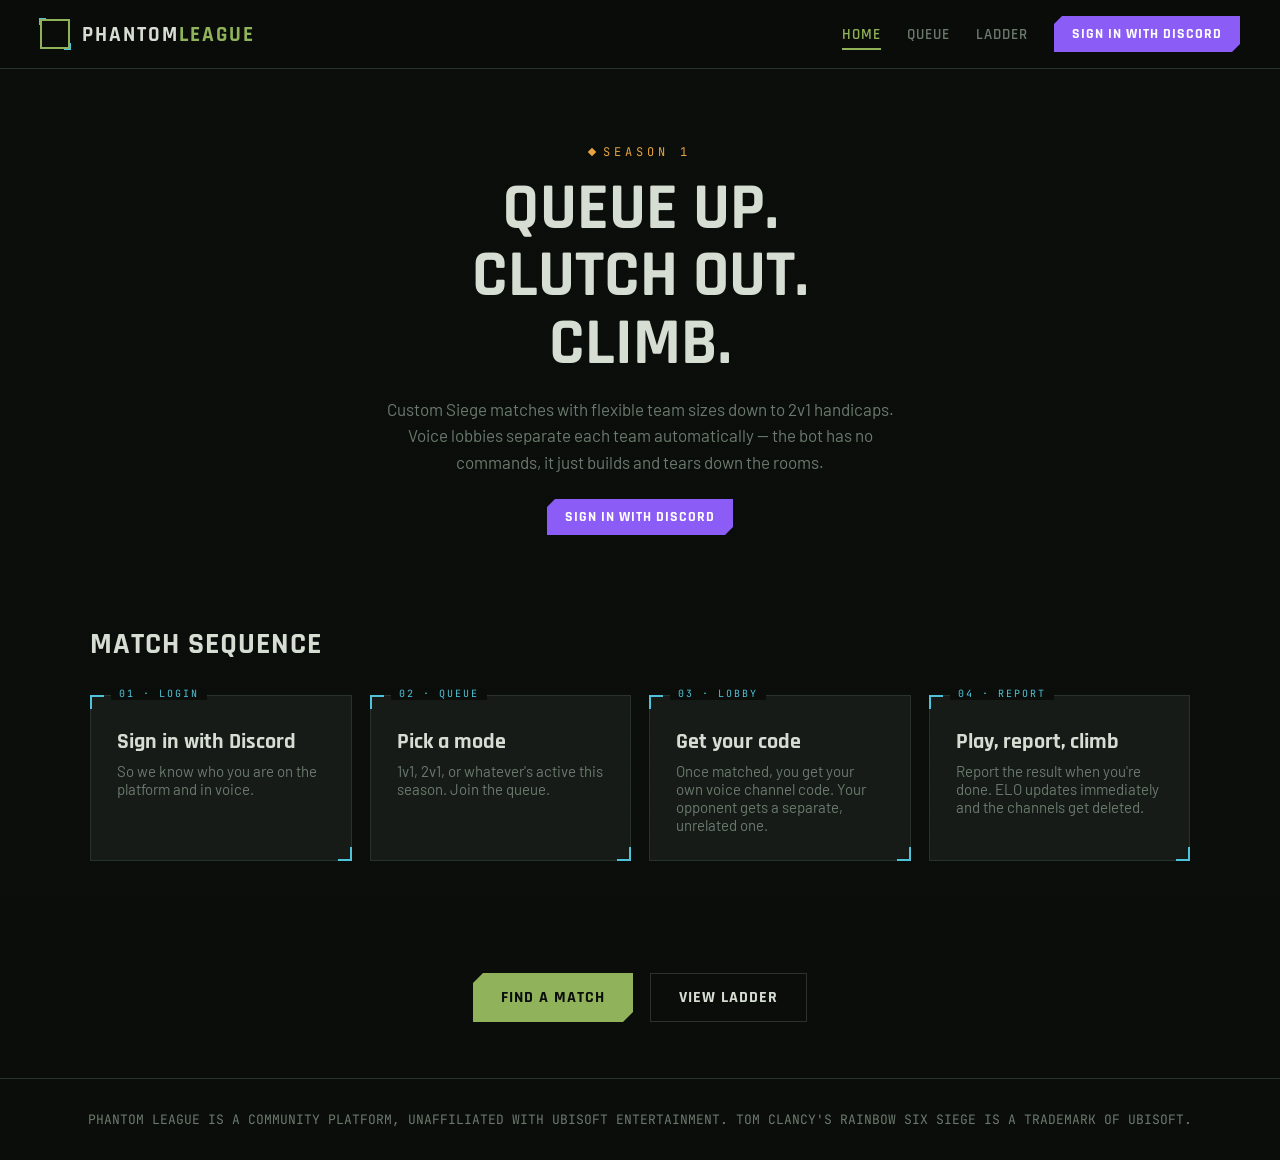
<file: index.html>
<!DOCTYPE html>
<html lang="en">
<head>
<meta charset="UTF-8">
<meta name="viewport" content="width=device-width, initial-scale=1.0">
<title>Phantom League — Competitive Siege</title>
<link rel="stylesheet" href="style.css">
</head>
<body>

<header>
  <a class="brand" href="index.html">
    <div class="brand-mark"></div>
    <div class="brand-name">PHANTOM<em>LEAGUE</em></div>
  </a>
  <button class="nav-toggle" id="navToggle">☰</button>
  <nav id="mainNav">
    <a href="index.html" class="active">Home</a>
    <a href="queue.html">Queue</a>
    <a href="ladder.html">Ladder</a>
    <button class="login-btn" id="loginBtn">Sign In with Discord</button>
  </nav>
</header>

<section class="page-title">
  <div class="eyebrow">Season 1</div>
  <h1>Queue up.<br>Clutch out.<br>Climb.</h1>
  <p>Custom Siege matches with flexible team sizes down to 2v1 handicaps. Voice lobbies separate each team automatically — the bot has no commands, it just builds and tears down the rooms.</p>
  <button class="login-btn standalone" id="heroSignIn" style="margin-top:24px;">Sign In with Discord</button>
</section>

<section class="section">
  <div class="section-head"><h2>Match Sequence</h2></div>
  <div style="display:grid;grid-template-columns:repeat(auto-fit,minmax(220px,1fr));gap:18px;">
    <div class="hud-frame"><div class="hud-label">01 · LOGIN</div>
      <div style="font-family:'Rajdhani';font-size:22px;font-weight:700;margin-top:6px;">Sign in with Discord</div>
      <div style="color:var(--dim);font-size:15px;margin-top:6px;">So we know who you are on the platform and in voice.</div>
    </div>
    <div class="hud-frame"><div class="hud-label">02 · QUEUE</div>
      <div style="font-family:'Rajdhani';font-size:22px;font-weight:700;margin-top:6px;">Pick a mode</div>
      <div style="color:var(--dim);font-size:15px;margin-top:6px;">1v1, 2v1, or whatever's active this season. Join the queue.</div>
    </div>
    <div class="hud-frame"><div class="hud-label">03 · LOBBY</div>
      <div style="font-family:'Rajdhani';font-size:22px;font-weight:700;margin-top:6px;">Get your code</div>
      <div style="color:var(--dim);font-size:15px;margin-top:6px;">Once matched, you get your own voice channel code. Your opponent gets a separate, unrelated one.</div>
    </div>
    <div class="hud-frame"><div class="hud-label">04 · REPORT</div>
      <div style="font-family:'Rajdhani';font-size:22px;font-weight:700;margin-top:6px;">Play, report, climb</div>
      <div style="color:var(--dim);font-size:15px;margin-top:6px;">Report the result when you're done. ELO updates immediately and the channels get deleted.</div>
    </div>
  </div>
</section>

<section class="section" style="text-align:center;">
  <a href="queue.html" class="btn-primary" style="text-decoration:none;display:inline-block;">Find a Match</a>
  <a href="ladder.html" class="btn-ghost" style="text-decoration:none;display:inline-block;margin-left:14px;">View Ladder</a>
</section>

<footer>
  PHANTOM LEAGUE IS A COMMUNITY PLATFORM, UNAFFILIATED WITH UBISOFT ENTERTAINMENT. TOM CLANCY'S RAINBOW SIX SIEGE IS A TRADEMARK OF UBISOFT.
</footer>

<div class="modal-overlay" id="nameModalOverlay">
  <div class="modal-box">
    <button class="modal-close" id="nameModalClose" aria-label="Close">&times;</button>
    <div class="modal-label">Almost There</div>
    <div class="modal-title">Your Ubisoft display name</div>
    <div class="modal-sub">We need this to match your Discord account to your in-game stats.</div>
    <form id="nameModalForm">
      <input type="text" class="modal-input" id="ubisoftNameInput" placeholder="e.g. Thermite_Rush" autocomplete="off">
      <div class="modal-actions">
        <button type="submit" class="btn-primary" style="flex:1;">Confirm</button>
      </div>
    </form>
  </div>
</div>

<script src="common.js"></script>
</body>
</html>
</file>
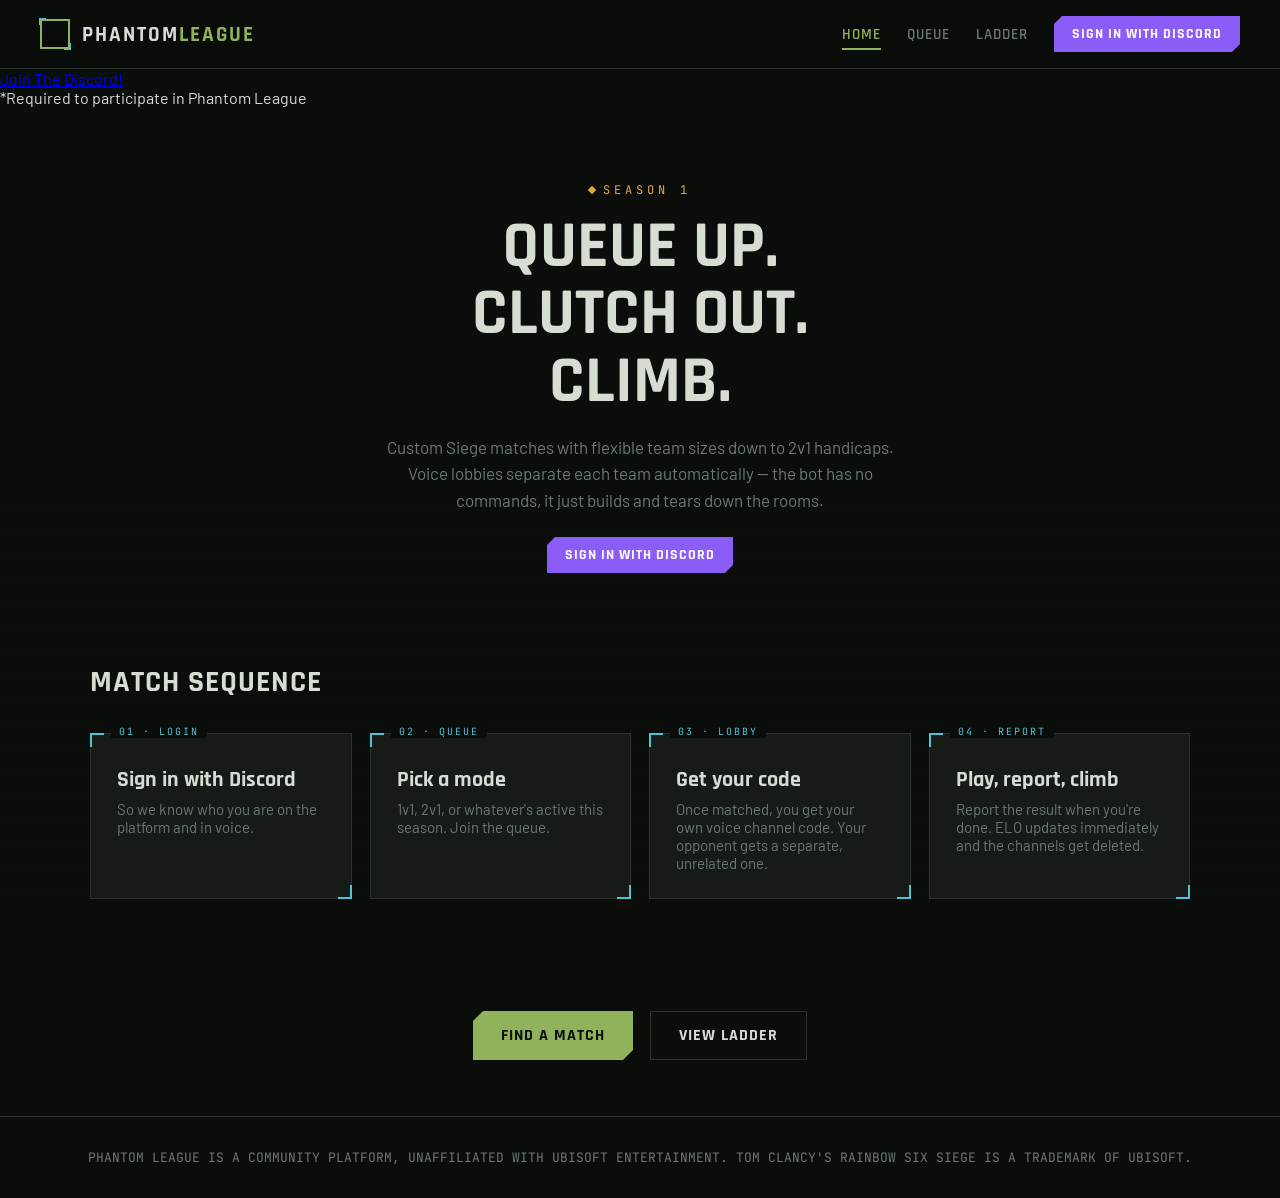
<file: website/index.html>
<!DOCTYPE html>
<html lang="en">
<head>
<meta charset="UTF-8">
<meta name="viewport" content="width=device-width, initial-scale=1.0">
<title>Phantom League — Competitive Siege</title>
<link rel="stylesheet" href="style.css">
</head>
<body>

<header>
  <a class="brand" href="index.html">
    <div class="brand-mark"></div>
    <div class="brand-name">PHANTOM<em>LEAGUE</em></div>
  </a>
  <button class="nav-toggle" id="navToggle">☰</button>
  <nav id="mainNav">
    <a href="index.html" class="active">Home</a>
    <a href="queue.html">Queue</a>
    <a href="ladder.html">Ladder</a>
    <button class="login-btn" id="loginBtn">Sign In with Discord</button>
  </nav>
</header>

  <div class="discordjoin-btn">
  <a
    href="https://discord.gg/d5dMZtAGMW"
    target="_blank"
    rel="noopener noreferrer"
    class="discordjoin-btn"
  >
    Join The Discord!
  </a>
  <p class="discordjoin-btn">*Required to participate in Phantom League</p>

</div>
  
<section class="page-title">
  <div class="eyebrow">Season 1</div>
  <h1>Queue up.<br>Clutch out.<br>Climb.</h1>
  <p>Custom Siege matches with flexible team sizes down to 2v1 handicaps. Voice lobbies separate each team automatically — the bot has no commands, it just builds and tears down the rooms.</p>
  <button class="login-btn standalone" id="heroSignIn" style="margin-top:24px;">Sign In with Discord</button>
</section>

<section class="section">
  <div class="section-head"><h2>Match Sequence</h2></div>
  <div style="display:grid;grid-template-columns:repeat(auto-fit,minmax(220px,1fr));gap:18px;">
    <div class="hud-frame"><div class="hud-label">01 · LOGIN</div>
      <div style="font-family:'Rajdhani';font-size:22px;font-weight:700;margin-top:6px;">Sign in with Discord</div>
      <div style="color:var(--dim);font-size:15px;margin-top:6px;">So we know who you are on the platform and in voice.</div>
    </div>
    <div class="hud-frame"><div class="hud-label">02 · QUEUE</div>
      <div style="font-family:'Rajdhani';font-size:22px;font-weight:700;margin-top:6px;">Pick a mode</div>
      <div style="color:var(--dim);font-size:15px;margin-top:6px;">1v1, 2v1, or whatever's active this season. Join the queue.</div>
    </div>
    <div class="hud-frame"><div class="hud-label">03 · LOBBY</div>
      <div style="font-family:'Rajdhani';font-size:22px;font-weight:700;margin-top:6px;">Get your code</div>
      <div style="color:var(--dim);font-size:15px;margin-top:6px;">Once matched, you get your own voice channel code. Your opponent gets a separate, unrelated one.</div>
    </div>
    <div class="hud-frame"><div class="hud-label">04 · REPORT</div>
      <div style="font-family:'Rajdhani';font-size:22px;font-weight:700;margin-top:6px;">Play, report, climb</div>
      <div style="color:var(--dim);font-size:15px;margin-top:6px;">Report the result when you're done. ELO updates immediately and the channels get deleted.</div>
    </div>
  </div>
</section>

<section class="section" style="text-align:center;">
  <a href="queue.html" class="btn-primary" style="text-decoration:none;display:inline-block;">Find a Match</a>
  <a href="ladder.html" class="btn-ghost" style="text-decoration:none;display:inline-block;margin-left:14px;">View Ladder</a>
</section>

<footer>
  PHANTOM LEAGUE IS A COMMUNITY PLATFORM, UNAFFILIATED WITH UBISOFT ENTERTAINMENT. TOM CLANCY'S RAINBOW SIX SIEGE IS A TRADEMARK OF UBISOFT.
</footer>

<div class="modal-overlay" id="nameModalOverlay">
  <div class="modal-box">
    <button class="modal-close" id="nameModalClose" aria-label="Close">&times;</button>
    <div class="modal-label">Almost There</div>
    <div class="modal-title">Your Ubisoft display name</div>
    <div class="modal-sub">We need this to match your Discord account to your in-game stats.</div>
    <form id="nameModalForm">
      <input type="text" class="modal-input" id="ubisoftNameInput" placeholder="e.g. Thermite_Rush" autocomplete="off">
      <div class="modal-actions">
        <button type="submit" class="btn-primary" style="flex:1;">Confirm</button>
      </div>
    </form>
  </div>
</div>

<script src="common.js"></script>
</body>
</html>
</file>
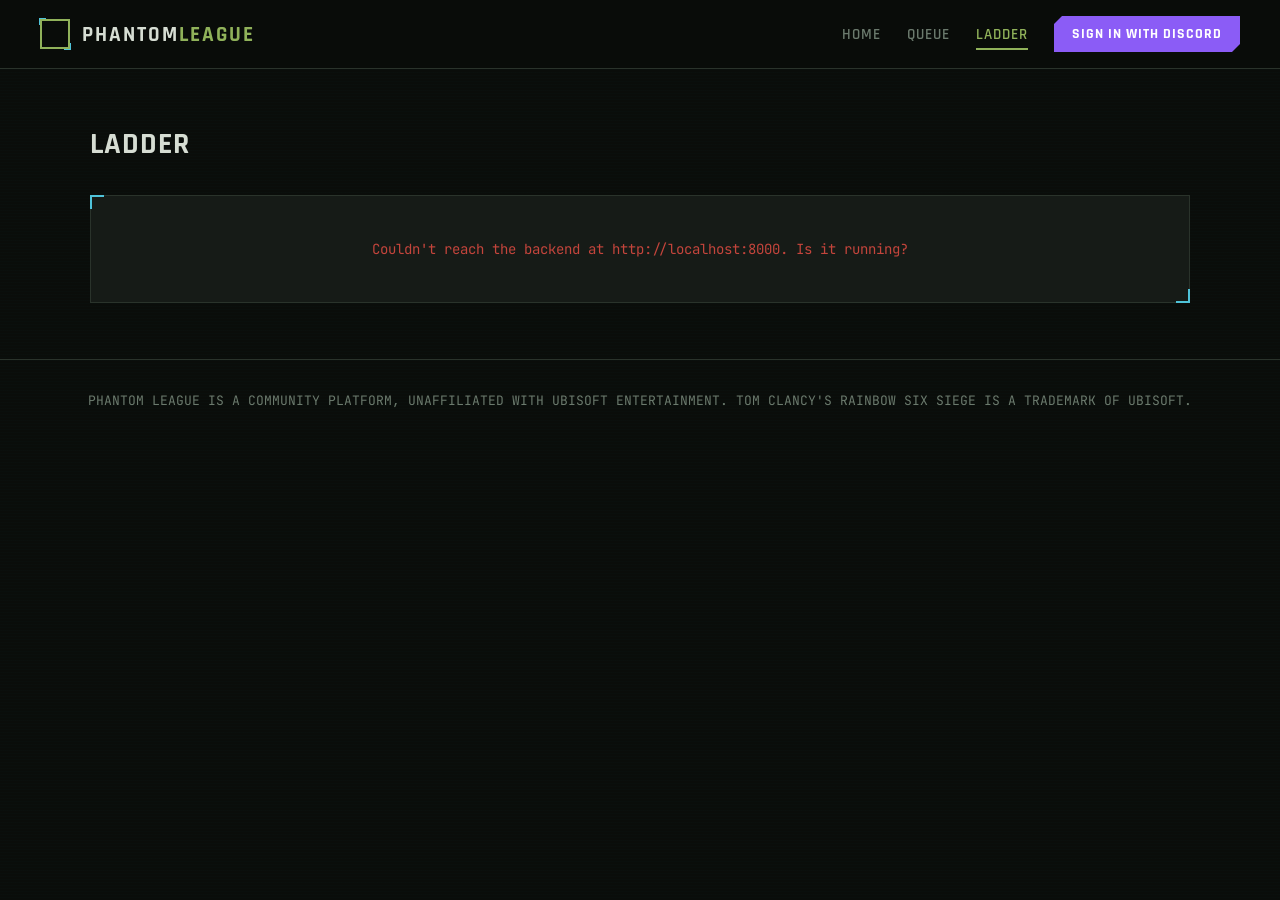
<file: ladder.html>
<!DOCTYPE html>
<html lang="en">
<head>
<meta charset="UTF-8">
<meta name="viewport" content="width=device-width, initial-scale=1.0">
<title>Ladder — Phantom League</title>
<link rel="stylesheet" href="style.css">
<style>
  .rank{font-family:'JetBrains Mono';color:var(--dim);}
  .elo-val{font-family:'JetBrains Mono';color:var(--olive);font-weight:700;}
  .wl{color:var(--dim);font-family:'JetBrains Mono';font-size:14px;}
</style>
</head>
<body>

<header>
  <a class="brand" href="index.html">
    <div class="brand-mark"></div>
    <div class="brand-name">PHANTOM<em>LEAGUE</em></div>
  </a>
  <button class="nav-toggle" id="navToggle">☰</button>
  <nav id="mainNav">
    <a href="index.html">Home</a>
    <a href="queue.html">Queue</a>
    <a href="ladder.html" class="active">Ladder</a>
    <button class="login-btn" id="loginBtn">Sign In with Discord</button>
  </nav>
</header>

<section class="section">
  <div class="section-head"><h1>Ladder</h1><span class="idx mono" id="ladderIdx"></span></div>
  <div id="ladderContainer" class="hud-frame" style="padding:0;">
    <div class="empty-state">Loading leaderboard…</div>
  </div>
</section>

<footer>
  PHANTOM LEAGUE IS A COMMUNITY PLATFORM, UNAFFILIATED WITH UBISOFT ENTERTAINMENT. TOM CLANCY'S RAINBOW SIX SIEGE IS A TRADEMARK OF UBISOFT.
</footer>

<div class="modal-overlay" id="nameModalOverlay">
  <div class="modal-box">
    <button class="modal-close" id="nameModalClose" aria-label="Close">&times;</button>
    <div class="modal-label">Almost There</div>
    <div class="modal-title">Your Ubisoft display name</div>
    <div class="modal-sub">We need this to match your Discord account to your in-game stats.</div>
    <form id="nameModalForm">
      <input type="text" class="modal-input" id="ubisoftNameInput" placeholder="e.g. Thermite_Rush" autocomplete="off">
      <div class="modal-actions">
        <button type="submit" class="btn-primary" style="flex:1;">Confirm</button>
      </div>
    </form>
  </div>
</div>

<script src="common.js"></script>
<script>
async function loadLeaderboard() {
  const container = document.getElementById("ladderContainer");
  try {
    const res = await fetch(`${API_BASE}/leaderboard`);
    if (!res.ok) throw new Error("bad response");
    const rows = await res.json();
    if (!rows.length) {
      container.innerHTML = `<div class="empty-state">No matches played yet. The ladder fills in once results come through.</div>`;
      return;
    }
    let html = `<table><thead><tr><th>Rank</th><th>Player</th><th>ELO</th><th>Record</th></tr></thead><tbody>`;
    rows.forEach((r, i) => {
      html += `<tr><td class="rank">${String(i + 1).padStart(2, "0")}</td><td>${r.username}</td><td class="elo-val">${r.elo}</td><td class="wl">${r.wins}W – ${r.losses}L</td></tr>`;
    });
    html += `</tbody></table>`;
    container.innerHTML = html;
    document.getElementById("ladderIdx").textContent = `/ top ${rows.length}`;
  } catch (err) {
    container.innerHTML = `<div class="error-state">Couldn't reach the backend at ${API_BASE}. Is it running?</div>`;
  }
}
loadLeaderboard();
</script>
</body>
</html>
</file>
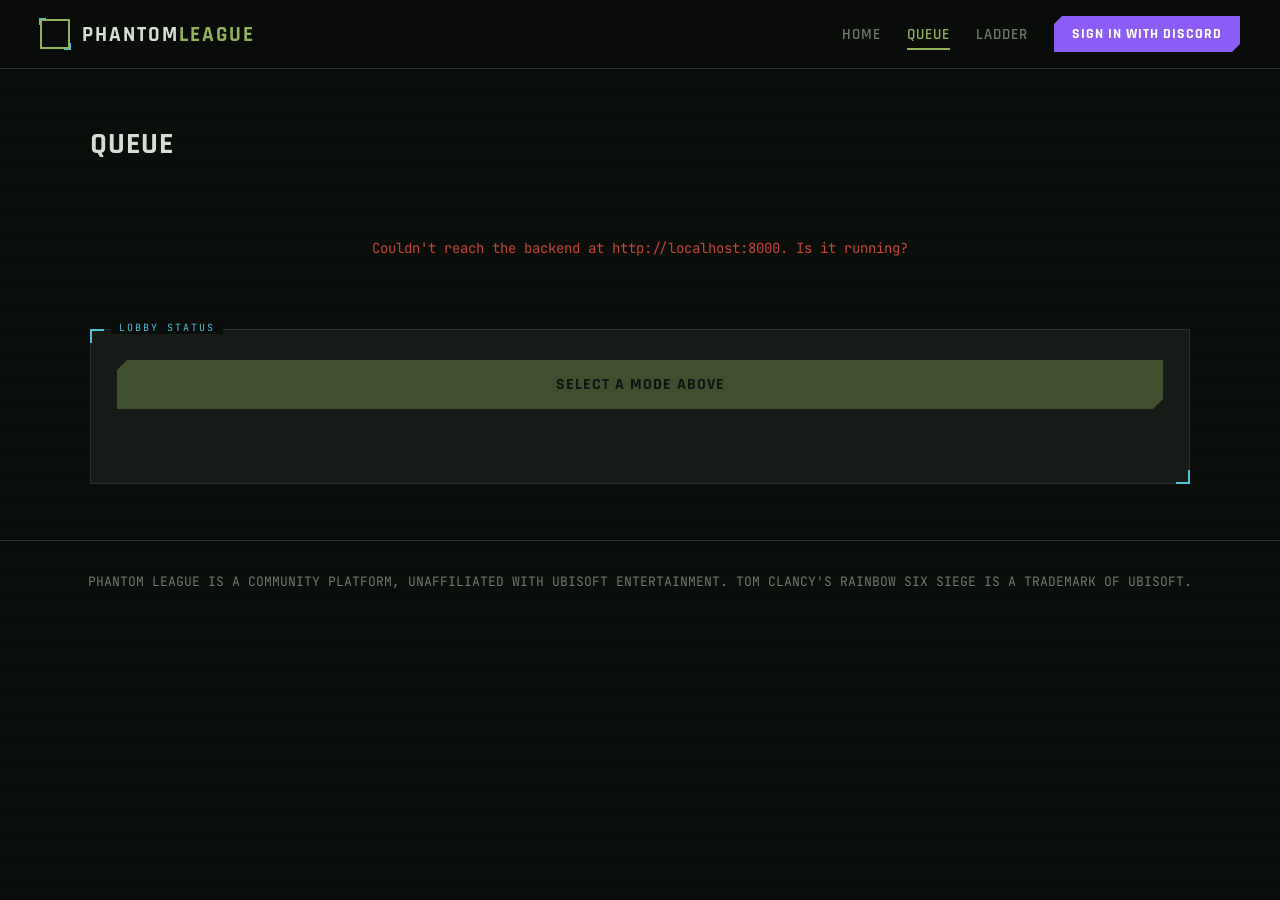
<file: queue.html>
<!DOCTYPE html>
<html lang="en">
<head>
<meta charset="UTF-8">
<meta name="viewport" content="width=device-width, initial-scale=1.0">
<title>Queue — Phantom League</title>
<link rel="stylesheet" href="style.css">
<style>
  .modes{display:grid;grid-template-columns:repeat(auto-fit,minmax(200px,1fr));gap:16px;margin-bottom:28px;}
  .mode-card{cursor:pointer;transition:border-color .15s;}
  .mode-card.selected::before,.mode-card.selected::after{border-color:var(--amber);}
  .mode-title{font-family:'Rajdhani';font-size:22px;color:var(--fog);margin:6px 0 6px;font-weight:700;text-transform:uppercase;}
  .mode-desc{color:var(--dim);font-size:14px;line-height:1.4;}
  .queue-status{margin-top:18px;font-family:'JetBrains Mono';font-size:14px;color:var(--dim);text-align:center;min-height:20px;}
  .lobby-code-box{
    margin-top:18px;font-family:'JetBrains Mono';font-size:24px;color:var(--olive);font-weight:700;
    letter-spacing:1px;padding:16px 18px;background:var(--void);border:1px dashed var(--line);
    text-align:center;display:none;word-break:break-all;
  }
  .lobby-code-box.visible{display:block;}
  .lobby-note{font-size:13px;color:var(--dim);text-align:center;margin-top:10px;}
</style>
</head>
<body>

<header>
  <a class="brand" href="index.html">
    <div class="brand-mark"></div>
    <div class="brand-name">PHANTOM<em>LEAGUE</em></div>
  </a>
  <button class="nav-toggle" id="navToggle">☰</button>
  <nav id="mainNav">
    <a href="index.html">Home</a>
    <a href="queue.html" class="active">Queue</a>
    <a href="ladder.html">Ladder</a>
    <button class="login-btn" id="loginBtn">Sign In with Discord</button>
  </nav>
</header>

<section class="section">
  <div class="section-head"><h1>Queue</h1><span class="idx mono" id="modesIdx"></span></div>

  <div class="modes" id="modesList">
    <div class="empty-state">Loading modes from backend…</div>
  </div>

  <div class="hud-frame">
    <div class="hud-label">LOBBY STATUS</div>
    <button class="btn-primary" id="queueBtn" disabled style="width:100%;margin-top:4px;">Select a mode above</button>
    <div class="queue-status" id="queueStatus"></div>
    <div class="lobby-code-box" id="lobbyCodeBox"></div>
    <div class="lobby-note" id="lobbyNote"></div>
  </div>
</section>

<footer>
  PHANTOM LEAGUE IS A COMMUNITY PLATFORM, UNAFFILIATED WITH UBISOFT ENTERTAINMENT. TOM CLANCY'S RAINBOW SIX SIEGE IS A TRADEMARK OF UBISOFT.
</footer>

<div class="modal-overlay" id="nameModalOverlay">
  <div class="modal-box">
    <button class="modal-close" id="nameModalClose" aria-label="Close">&times;</button>
    <div class="modal-label">Almost There</div>
    <div class="modal-title">Your Ubisoft display name</div>
    <div class="modal-sub">We need this to match your Discord account to your in-game stats.</div>
    <form id="nameModalForm">
      <input type="text" class="modal-input" id="ubisoftNameInput" placeholder="e.g. Thermite_Rush" autocomplete="off">
      <div class="modal-actions">
        <button type="submit" class="btn-primary" style="flex:1;">Confirm</button>
      </div>
    </form>
  </div>
</div>

<script src="common.js"></script>
<script>
let selectedModeId = null;
let currentDiscordId = null; // populated once Discord OAuth is wired up

async function loadModes() {
  const list = document.getElementById("modesList");
  try {
    const res = await fetch(`${API_BASE}/modes`);
    if (!res.ok) throw new Error("bad response");
    const modes = await res.json();
    if (!modes.length) {
      list.innerHTML = `<div class="empty-state">No modes configured yet.</div>`;
      return;
    }
    list.innerHTML = "";
    modes.forEach(mode => {
      const card = document.createElement("div");
      card.className = "hud-frame mode-card";
      card.dataset.modeId = mode.id;
      card.innerHTML = `
        <div class="hud-label">MODE</div>
        <div class="mode-title">${mode.name}</div>
        <div class="mode-desc">${mode.team_a_size}v${mode.team_b_size} · ${mode.ruleset || "standard ruleset"}</div>
      `;
      card.addEventListener("click", () => selectMode(mode.id, card));
      list.appendChild(card);
    });
    document.getElementById("modesIdx").textContent = `/ ${modes.length} active`;
  } catch (err) {
    list.innerHTML = `<div class="error-state">Couldn't reach the backend at ${API_BASE}. Is it running?</div>`;
  }
}

function selectMode(modeId, cardEl) {
  selectedModeId = modeId;
  document.querySelectorAll(".mode-card").forEach(c => c.classList.remove("selected"));
  cardEl.classList.add("selected");
  const btn = document.getElementById("queueBtn");
  btn.disabled = false;
  btn.textContent = "Join Queue";
  document.getElementById("queueStatus").textContent = "";
  document.getElementById("lobbyCodeBox").classList.remove("visible");
}

async function joinQueue() {
  if (!selectedModeId) return;
  if (!currentDiscordId) {
    document.getElementById("queueStatus").textContent = "Log in with Discord first.";
    return;
  }
  const btn = document.getElementById("queueBtn");
  const status = document.getElementById("queueStatus");
  btn.disabled = true;
  status.textContent = "Joining queue…";

  try {
    const res = await fetch(`${API_BASE}/queue/join`, {
      method: "POST",
      headers: { "Content-Type": "application/json" },
      body: JSON.stringify({ discord_id: currentDiscordId, mode_id: selectedModeId })
    });
    const data = await res.json();

    if (data.status === "queued") {
      status.textContent = `In queue. Waiting on ${data.waiting_for} more player(s)...`;
      btn.disabled = false;
      btn.textContent = "In Queue";
    } else if (data.status === "matched") {
      status.textContent = `Match found (#${data.match_id}). Your voice channel:`;
      const box = document.getElementById("lobbyCodeBox");
      box.textContent = data.team_a_code || data.team_b_code;
      box.classList.add("visible");
      document.getElementById("lobbyNote").textContent =
        "This code is yours only — your opponent gets a different, unrelated one.";
    } else {
      status.textContent = "Something went wrong joining the queue.";
      btn.disabled = false;
    }
  } catch (err) {
    status.textContent = "Couldn't reach the backend.";
    btn.disabled = false;
  }
}

document.getElementById("queueBtn").addEventListener("click", joinQueue);
loadModes();
</script>
</body>
</html>
</file>
<file: style.css>
@import url('https://fonts.googleapis.com/css2?family=Rajdhani:wght@500;600;700&family=Barlow:wght@400;500&family=JetBrains+Mono:wght@400;500;700&display=swap');

:root{
  --void:#0a0d0a;
  --steel:#161b17;
  --line:#2a332b;
  --olive:#90b25a;
  --amber:#e8a33d;
  --cyan:#4fc3d9;
  --purple:#8b5cf6;
  --red:#c4453c;
  --fog:#d6ddd3;
  --dim:#6b7a6d;
}

*{margin:0;padding:0;box-sizing:border-box;}
html{scroll-behavior:smooth;}
body{
  background:var(--void);
  color:var(--fog);
  font-family:'Barlow',sans-serif;
  min-height:100vh;
  position:relative;
}
/* faint scanline texture - drone cam feed */
body::before{
  content:"";position:fixed;inset:0;pointer-events:none;z-index:1;
  background:repeating-linear-gradient(
    to bottom, rgba(79,195,217,0.015) 0px, rgba(79,195,217,0.015) 1px,
    transparent 1px, transparent 3px
  );
}

.mono{font-family:'JetBrains Mono',monospace;}
h1,h2,h3,.display{font-family:'Rajdhani',sans-serif;font-weight:700;}

::selection{background:var(--olive);color:var(--void);}
a:focus-visible, button:focus-visible{outline:2px solid var(--cyan);outline-offset:2px;}

/* ---------- header ---------- */
header{
  display:flex;justify-content:space-between;align-items:center;
  padding:16px 40px;border-bottom:1px solid var(--line);
  background:rgba(10,13,10,0.94);backdrop-filter:blur(6px);
  position:sticky;top:0;left:0;right:0;z-index:20;
}

.brand{display:flex;align-items:center;gap:12px;text-decoration:none;}
.brand-mark{
  width:30px;height:30px;border:2px solid var(--olive);position:relative;flex-shrink:0;
}
.brand-mark::before,.brand-mark::after{
  content:"";position:absolute;width:6px;height:6px;border:1px solid var(--cyan);
}
.brand-mark::before{top:-3px;left:-3px;border-right:none;border-bottom:none;}
.brand-mark::after{bottom:-3px;right:-3px;border-left:none;border-top:none;}
.brand-name{font-family:'Rajdhani',sans-serif;font-size:21px;font-weight:700;letter-spacing:2px;color:var(--fog);text-transform:uppercase;}
.brand-name em{color:var(--olive);font-style:normal;}

nav{display:flex;align-items:center;gap:0;}
nav a{
  color:var(--dim);text-decoration:none;margin-left:26px;font-size:15px;
  letter-spacing:1px;text-transform:uppercase;font-family:'Rajdhani',sans-serif;font-weight:600;
  transition:color .15s;position:relative;
}
nav a::before{content:"";}
nav a:hover, nav a.active{color:var(--olive);}
nav a.active::after{
  content:"";position:absolute;bottom:-6px;left:0;right:0;height:2px;background:var(--olive);
}
.login-btn{
  background:var(--purple);color:#fff;padding:9px 18px;
  font-family:'Rajdhani',sans-serif;font-weight:700;letter-spacing:1px;text-transform:uppercase;
  border:none;cursor:pointer;font-size:14px;margin-left:26px;
  clip-path:polygon(8px 0,100% 0,100% calc(100% - 8px),calc(100% - 8px) 100%,0 100%,0 8px);
}
.login-btn:hover{background:#7c4dec;}
.login-btn.standalone{margin-left:0;}
.nav-toggle{
  display:none;background:none;border:1px solid var(--line);color:var(--fog);
  padding:8px 10px;cursor:pointer;font-size:18px;line-height:1;
}

/* ---------- sign-in modal ---------- */
.modal-overlay{
  position:fixed;inset:0;z-index:100;display:none;
  align-items:center;justify-content:center;
  background:rgba(10,13,10,0.6);
  backdrop-filter:blur(8px);-webkit-backdrop-filter:blur(8px);
  padding:20px;
}
.modal-overlay.visible{display:flex;}
body.modal-open{overflow:hidden;}
.modal-box{
  position:relative;background:var(--steel);border:1px solid var(--line);
  padding:32px;max-width:380px;width:100%;
}
.modal-box::before{
  content:"";position:absolute;top:-1px;left:-1px;width:12px;height:12px;
  border-top:2px solid var(--purple);border-left:2px solid var(--purple);
}
.modal-box::after{
  content:"";position:absolute;bottom:-1px;right:-1px;width:12px;height:12px;
  border-bottom:2px solid var(--purple);border-right:2px solid var(--purple);
}
.modal-label{
  font-family:'JetBrains Mono';font-size:11px;letter-spacing:2px;color:var(--purple);
  text-transform:uppercase;margin-bottom:10px;
}
.modal-title{font-family:'Rajdhani';font-size:24px;font-weight:700;color:var(--fog);margin-bottom:8px;}
.modal-sub{color:var(--dim);font-size:14px;line-height:1.5;margin-bottom:20px;}
.modal-input{
  width:100%;background:var(--void);border:1px solid var(--line);color:var(--fog);
  padding:12px 14px;font-family:'Barlow';font-size:16px;margin-bottom:16px;
}
.modal-input:focus{outline:none;border-color:var(--purple);}
.modal-actions{display:flex;gap:10px;}
.modal-close{
  position:absolute;top:14px;right:14px;background:none;border:none;color:var(--dim);
  font-size:20px;cursor:pointer;line-height:1;padding:4px;
}
.modal-close:hover{color:var(--fog);}

/* ---------- layout ---------- */
.section{padding:56px 40px;max-width:1180px;margin:0 auto;position:relative;z-index:2;}
.section-head{display:flex;justify-content:space-between;align-items:baseline;margin-bottom:32px;flex-wrap:wrap;gap:10px;}
.section-head h1, .section-head h2{
  font-size:30px;text-transform:uppercase;letter-spacing:1px;color:var(--fog);
}
.section-head .idx{font-family:'JetBrains Mono';color:var(--dim);font-size:13px;}

.page-title{padding:70px 40px 34px;text-align:center;position:relative;z-index:2;}
.eyebrow{
  font-family:'JetBrains Mono',monospace;color:var(--amber);font-size:12px;
  letter-spacing:4px;text-transform:uppercase;margin-bottom:16px;
  display:inline-flex;align-items:center;gap:8px;
}
.eyebrow::before{content:"";width:6px;height:6px;background:var(--amber);display:inline-block;transform:rotate(45deg);}
.page-title h1{
  font-size:clamp(38px,7vw,66px);font-weight:700;line-height:1.02;
  letter-spacing:0px;color:var(--fog);text-transform:uppercase;
}
.page-title p{max-width:540px;margin:18px auto 0;color:var(--dim);font-size:17px;line-height:1.55;font-family:'Barlow';}

/* ---------- HUD frame - the signature element ---------- */
/* a target-lock / drone-readout bracket frame, used for cards throughout */
.hud-frame{
  position:relative;background:var(--steel);border:1px solid var(--line);padding:26px;
}
.hud-frame::before,.hud-frame::after,
.hud-frame .hc-tl,.hud-frame .hc-br{
  content:"";position:absolute;width:12px;height:12px;pointer-events:none;
}
.hud-frame::before{top:-1px;left:-1px;border-top:2px solid var(--cyan);border-left:2px solid var(--cyan);}
.hud-frame::after{bottom:-1px;right:-1px;border-bottom:2px solid var(--cyan);border-right:2px solid var(--cyan);}
.hud-label{
  position:absolute;top:-9px;left:20px;background:var(--void);padding:0 8px;
  font-family:'JetBrains Mono';font-size:10px;letter-spacing:2px;color:var(--cyan);text-transform:uppercase;
}

.empty-state, .error-state{
  padding:44px;text-align:center;color:var(--dim);font-family:'JetBrains Mono';font-size:14px;
}
.error-state{color:var(--red);}

.btn-primary{
  background:var(--olive);color:var(--void);padding:14px 28px;font-size:16px;
  font-family:'Rajdhani',sans-serif;font-weight:700;letter-spacing:1px;text-transform:uppercase;
  border:none;cursor:pointer;
  clip-path:polygon(10px 0,100% 0,100% calc(100% - 10px),calc(100% - 10px) 100%,0 100%,0 10px);
}
.btn-primary:disabled{opacity:0.35;cursor:not-allowed;}
.btn-ghost{
  background:transparent;color:var(--fog);padding:13px 28px;font-size:16px;
  font-family:'Rajdhani',sans-serif;font-weight:700;letter-spacing:1px;text-transform:uppercase;
  border:1px solid var(--line);cursor:pointer;
}
.btn-ghost:hover{border-color:var(--olive);color:var(--olive);}

table{width:100%;border-collapse:collapse;}
th{
  text-align:left;font-family:'JetBrains Mono';font-size:11px;color:var(--dim);
  text-transform:uppercase;letter-spacing:1.5px;padding:12px 16px;border-bottom:1px solid var(--line);
}
td{padding:15px 16px;border-bottom:1px solid var(--line);font-size:17px;font-family:'Barlow';}
tr:hover td{background:rgba(144,178,90,0.04);}

footer{
  padding:32px 40px;text-align:center;color:var(--dim);font-size:13px;
  font-family:'JetBrains Mono';border-top:1px solid var(--line);position:relative;z-index:2;
}

/* ---------- responsive ---------- */
@media (max-width: 760px){
  header{padding:14px 20px;position:relative;}
  .brand-name{font-size:16px;}
  nav{
    display:none;position:absolute;top:100%;left:0;right:0;
    background:var(--void);border-bottom:1px solid var(--line);
    flex-direction:column;padding:16px 20px;gap:14px;z-index:30;
  }
  nav.open{display:flex;}
  nav a{margin-left:0;font-size:17px;}
  .login-btn{margin-left:0;width:100%;text-align:center;}
  .nav-toggle{display:block;}
  .section{padding:36px 20px;}
  .page-title{padding:44px 20px 20px;}
  table{font-size:14px;}
  td, th{padding:10px 8px;}
  .section-head{flex-direction:column;align-items:flex-start;}
}
@media (prefers-reduced-motion: reduce){
  html{scroll-behavior:auto;}
}
</file>
<file: website/style.css>
@import url('https://fonts.googleapis.com/css2?family=Rajdhani:wght@500;600;700&family=Barlow:wght@400;500&family=JetBrains+Mono:wght@400;500;700&display=swap');

:root{
  --void:#0a0d0a;
  --steel:#161b17;
  --line:#2a332b;
  --olive:#90b25a;
  --amber:#e8a33d;
  --cyan:#4fc3d9;
  --purple:#8b5cf6;
  --red:#c4453c;
  --fog:#d6ddd3;
  --dim:#6b7a6d;
}

*{margin:0;padding:0;box-sizing:border-box;}
html{scroll-behavior:smooth;}
body{
  background:var(--void);
  color:var(--fog);
  font-family:'Barlow',sans-serif;
  min-height:100vh;
  position:relative;
}
/* faint scanline texture - drone cam feed */
body::before{
  content:"";position:fixed;inset:0;pointer-events:none;z-index:1;
  background:repeating-linear-gradient(
    to bottom, rgba(79,195,217,0.015) 0px, rgba(79,195,217,0.015) 1px,
    transparent 1px, transparent 3px
  );
}

.mono{font-family:'JetBrains Mono',monospace;}
h1,h2,h3,.display{font-family:'Rajdhani',sans-serif;font-weight:700;}

::selection{background:var(--olive);color:var(--void);}
a:focus-visible, button:focus-visible{outline:2px solid var(--cyan);outline-offset:2px;}

/* ---------- header ---------- */
header{
  display:flex;justify-content:space-between;align-items:center;
  padding:16px 40px;border-bottom:1px solid var(--line);
  background:rgba(10,13,10,0.94);backdrop-filter:blur(6px);
  position:sticky;top:0;left:0;right:0;z-index:20;
}

.brand{display:flex;align-items:center;gap:12px;text-decoration:none;}
.brand-mark{
  width:30px;height:30px;border:2px solid var(--olive);position:relative;flex-shrink:0;
}
.brand-mark::before,.brand-mark::after{
  content:"";position:absolute;width:6px;height:6px;border:1px solid var(--cyan);
}
.brand-mark::before{top:-3px;left:-3px;border-right:none;border-bottom:none;}
.brand-mark::after{bottom:-3px;right:-3px;border-left:none;border-top:none;}
.brand-name{font-family:'Rajdhani',sans-serif;font-size:21px;font-weight:700;letter-spacing:2px;color:var(--fog);text-transform:uppercase;}
.brand-name em{color:var(--olive);font-style:normal;}

nav{display:flex;align-items:center;gap:0;}
nav a{
  color:var(--dim);text-decoration:none;margin-left:26px;font-size:15px;
  letter-spacing:1px;text-transform:uppercase;font-family:'Rajdhani',sans-serif;font-weight:600;
  transition:color .15s;position:relative;
}
nav a::before{content:"";}
nav a:hover, nav a.active{color:var(--olive);}
nav a.active::after{
  content:"";position:absolute;bottom:-6px;left:0;right:0;height:2px;background:var(--olive);
}
.login-btn{
  background:var(--purple);color:#fff;padding:9px 18px;
  font-family:'Rajdhani',sans-serif;font-weight:700;letter-spacing:1px;text-transform:uppercase;
  border:none;cursor:pointer;font-size:14px;margin-left:26px;
  clip-path:polygon(8px 0,100% 0,100% calc(100% - 8px),calc(100% - 8px) 100%,0 100%,0 8px);
}
.login-btn:hover{background:#7c4dec;}
.login-btn.standalone{margin-left:0;}
.nav-toggle{
  display:none;background:none;border:1px solid var(--line);color:var(--fog);
  padding:8px 10px;cursor:pointer;font-size:18px;line-height:1;
}

/* ---------- sign-in modal ---------- */
.modal-overlay{
  position:fixed;inset:0;z-index:100;display:none;
  align-items:center;justify-content:center;
  background:rgba(10,13,10,0.6);
  backdrop-filter:blur(8px);-webkit-backdrop-filter:blur(8px);
  padding:20px;
}
.modal-overlay.visible{display:flex;}
body.modal-open{overflow:hidden;}
.modal-box{
  position:relative;background:var(--steel);border:1px solid var(--line);
  padding:32px;max-width:380px;width:100%;
}
.modal-box::before{
  content:"";position:absolute;top:-1px;left:-1px;width:12px;height:12px;
  border-top:2px solid var(--purple);border-left:2px solid var(--purple);
}
.modal-box::after{
  content:"";position:absolute;bottom:-1px;right:-1px;width:12px;height:12px;
  border-bottom:2px solid var(--purple);border-right:2px solid var(--purple);
}
.modal-label{
  font-family:'JetBrains Mono';font-size:11px;letter-spacing:2px;color:var(--purple);
  text-transform:uppercase;margin-bottom:10px;
}
.modal-title{font-family:'Rajdhani';font-size:24px;font-weight:700;color:var(--fog);margin-bottom:8px;}
.modal-sub{color:var(--dim);font-size:14px;line-height:1.5;margin-bottom:20px;}
.modal-input{
  width:100%;background:var(--void);border:1px solid var(--line);color:var(--fog);
  padding:12px 14px;font-family:'Barlow';font-size:16px;margin-bottom:16px;
}
.modal-input:focus{outline:none;border-color:var(--purple);}
.modal-actions{display:flex;gap:10px;}
.modal-close{
  position:absolute;top:14px;right:14px;background:none;border:none;color:var(--dim);
  font-size:20px;cursor:pointer;line-height:1;padding:4px;
}
.modal-close:hover{color:var(--fog);}

/* ---------- join button modal ----------*/

.modal-overlay{
  position:fixed;inset:0;z-index:100;display:none;
  align-items:center;justify-content:center;
  background:rgba(10,13,10,0.6);
  backdrop-filter:blur(8px);-webkit-backdrop-filter:blur(8px);
  padding:20px;
}
.modal-overlay.visible{display:flex;}
body.modal-open{overflow:hidden;}
.modal-box{
  position:relative;background:var(--steel);border:1px solid var(--line);
  padding:32px;max-width:380px;width:100%;
}
.modal-box::before{
  content:"";position:absolute;top:-1px;left:-1px;width:12px;height:12px;
  border-top:2px solid var(--purple);border-left:2px solid var(--purple);
}
.modal-box::after{
  content:"";position:absolute;bottom:-1px;right:-1px;width:12px;height:12px;
  border-bottom:2px solid var(--purple);border-right:2px solid var(--purple);
}
.modal-label{
  font-family:'JetBrains Mono';font-size:11px;letter-spacing:2px;color:var(--purple);
  text-transform:uppercase;margin-bottom:10px;
}
.modal-title{font-family:'Rajdhani';font-size:24px;font-weight:700;color:var(--fog);margin-bottom:8px;}
.modal-sub{color:var(--dim);font-size:14px;line-height:1.5;margin-bottom:20px;}
.modal-input{
  width:100%;background:var(--void);border:1px solid var(--line);color:var(--fog);
  padding:12px 14px;font-family:'Barlow';font-size:16px;margin-bottom:16px;
}
.modal-input:focus{outline:none;border-color:var(--purple);}
.modal-actions{display:flex;gap:10px;}
.modal-close{
  position:absolute;top:14px;right:14px;background:none;border:none;color:var(--dim);
  font-size:20px;cursor:pointer;line-height:1;padding:4px;
}
.modal-close:hover{color:var(--fog);}

/* ---------- layout ---------- */
.section{padding:56px 40px;max-width:1180px;margin:0 auto;position:relative;z-index:2;}
.section-head{display:flex;justify-content:space-between;align-items:baseline;margin-bottom:32px;flex-wrap:wrap;gap:10px;}
.section-head h1, .section-head h2{
  font-size:30px;text-transform:uppercase;letter-spacing:1px;color:var(--fog);
}
.section-head .idx{font-family:'JetBrains Mono';color:var(--dim);font-size:13px;}

.page-title{padding:70px 40px 34px;text-align:center;position:relative;z-index:2;}
.eyebrow{
  font-family:'JetBrains Mono',monospace;color:var(--amber);font-size:12px;
  letter-spacing:4px;text-transform:uppercase;margin-bottom:16px;
  display:inline-flex;align-items:center;gap:8px;
}
.eyebrow::before{content:"";width:6px;height:6px;background:var(--amber);display:inline-block;transform:rotate(45deg);}
.page-title h1{
  font-size:clamp(38px,7vw,66px);font-weight:700;line-height:1.02;
  letter-spacing:0px;color:var(--fog);text-transform:uppercase;
}
.page-title p{max-width:540px;margin:18px auto 0;color:var(--dim);font-size:17px;line-height:1.55;font-family:'Barlow';}

/* ---------- HUD frame - the signature element ---------- */
/* a target-lock / drone-readout bracket frame, used for cards throughout */
.hud-frame{
  position:relative;background:var(--steel);border:1px solid var(--line);padding:26px;
}
.hud-frame::before,.hud-frame::after,
.hud-frame .hc-tl,.hud-frame .hc-br{
  content:"";position:absolute;width:12px;height:12px;pointer-events:none;
}
.hud-frame::before{top:-1px;left:-1px;border-top:2px solid var(--cyan);border-left:2px solid var(--cyan);}
.hud-frame::after{bottom:-1px;right:-1px;border-bottom:2px solid var(--cyan);border-right:2px solid var(--cyan);}
.hud-label{
  position:absolute;top:-9px;left:20px;background:var(--void);padding:0 8px;
  font-family:'JetBrains Mono';font-size:10px;letter-spacing:2px;color:var(--cyan);text-transform:uppercase;
}

.empty-state, .error-state{
  padding:44px;text-align:center;color:var(--dim);font-family:'JetBrains Mono';font-size:14px;
}
.error-state{color:var(--red);}

.btn-primary{
  background:var(--olive);color:var(--void);padding:14px 28px;font-size:16px;
  font-family:'Rajdhani',sans-serif;font-weight:700;letter-spacing:1px;text-transform:uppercase;
  border:none;cursor:pointer;
  clip-path:polygon(10px 0,100% 0,100% calc(100% - 10px),calc(100% - 10px) 100%,0 100%,0 10px);
}
.btn-primary:disabled{opacity:0.35;cursor:not-allowed;}
.btn-ghost{
  background:transparent;color:var(--fog);padding:13px 28px;font-size:16px;
  font-family:'Rajdhani',sans-serif;font-weight:700;letter-spacing:1px;text-transform:uppercase;
  border:1px solid var(--line);cursor:pointer;
}
.btn-ghost:hover{border-color:var(--olive);color:var(--olive);}

table{width:100%;border-collapse:collapse;}
th{
  text-align:left;font-family:'JetBrains Mono';font-size:11px;color:var(--dim);
  text-transform:uppercase;letter-spacing:1.5px;padding:12px 16px;border-bottom:1px solid var(--line);
}
td{padding:15px 16px;border-bottom:1px solid var(--line);font-size:17px;font-family:'Barlow';}
tr:hover td{background:rgba(144,178,90,0.04);}

footer{
  padding:32px 40px;text-align:center;color:var(--dim);font-size:13px;
  font-family:'JetBrains Mono';border-top:1px solid var(--line);position:relative;z-index:2;
}

/* ---------- responsive ---------- */
@media (max-width: 760px){
  header{padding:14px 20px;position:relative;}
  .brand-name{font-size:16px;}
  nav{
    display:none;position:absolute;top:100%;left:0;right:0;
    background:var(--void);border-bottom:1px solid var(--line);
    flex-direction:column;padding:16px 20px;gap:14px;z-index:30;
  }
  nav.open{display:flex;}
  nav a{margin-left:0;font-size:17px;}
  .login-btn{margin-left:0;width:100%;text-align:center;}
  .nav-toggle{display:block;}
  .section{padding:36px 20px;}
  .page-title{padding:44px 20px 20px;}
  table{font-size:14px;}
  td, th{padding:10px 8px;}
  .section-head{flex-direction:column;align-items:flex-start;}
}
@media (prefers-reduced-motion: reduce){
  html{scroll-behavior:auto;}
}
</file>
